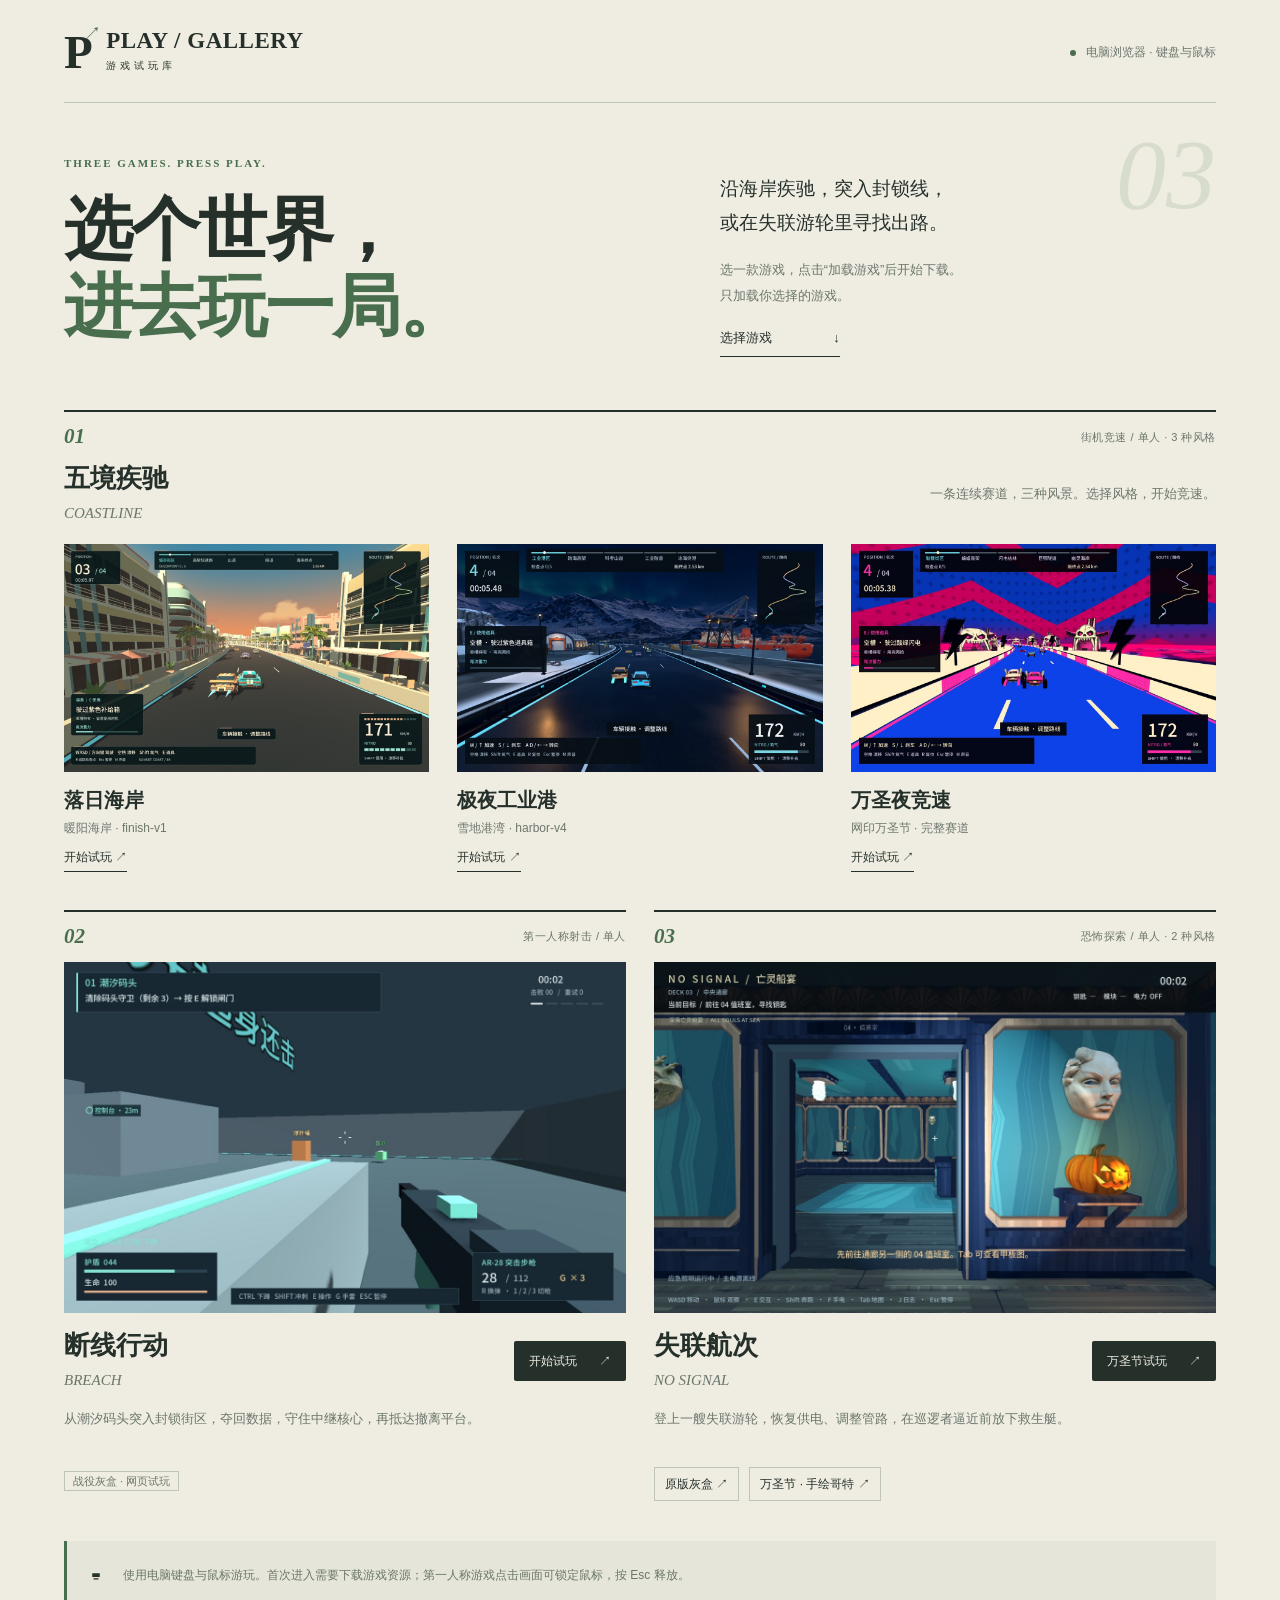
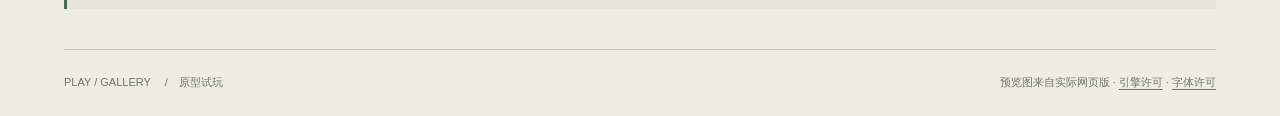
<file: site/index.html>
<!doctype html>
<html lang="zh-CN"><head><meta charset="utf-8"><meta name="viewport" content="width=device-width,initial-scale=1">
<meta name="theme-color" content="#efede2"><meta name="description" content="五境疾驰、断线行动与失联航次。选择游戏，在浏览器里直接试玩。">
<title>PLAY / 游戏试玩库</title><link rel="stylesheet" href="gallery.css?v=5eb47080fff4"><link rel="icon" href="sunset/game.icon.png"></head><body>
<main><header class="masthead"><a class="brand" href="./"><b>P<span>↗</span></b><div>PLAY / GALLERY<small>游戏试玩库</small></div></a><span class="desktop-note"><i></i> 电脑浏览器 · 键盘与鼠标</span></header>
<section class="hero"><div><p class="eyebrow">THREE GAMES. PRESS PLAY.</p><h1>选个世界，<br><span>进去玩一局。</span></h1></div><div class="hero-copy"><span class="count">03</span><p>沿海岸疾驰，突入封锁线，<br>或在失联游轮里寻找出路。</p><small>选一款游戏，点击“加载游戏”后开始下载。<br>只加载你选择的游戏。</small><a class="text-link" href="#games">选择游戏 <span>↓</span></a></div></section>
<section id="games" class="games" aria-label="游戏列表">
<article class="game-card racing"><div class="card-meta"><i>01</i><span>街机竞速 / 单人 · 3 种风格</span></div><div class="racing-heading"><div><h2>五境疾驰</h2><em>COASTLINE</em></div><p>一条连续赛道，三种风景。选择风格，开始竞速。</p></div>
<div class="style-grid">
<a class="style" href="play.html?game=sunset"><img src="images/sunset.jpg" alt="落日海岸浏览器实机画面" width="1280" height="800"><div><h3>落日海岸</h3><span>暖阳海岸 · finish-v1</span><b>开始试玩 ↗</b></div></a>
<a class="style" href="play.html?game=polar"><img src="images/polar.jpg" alt="极夜工业港浏览器实机画面" width="1280" height="800"><div><h3>极夜工业港</h3><span>雪地港湾 · harbor-v4</span><b>开始试玩 ↗</b></div></a>
<a class="style" href="play.html?game=halloween-racing"><img src="images/halloween-racing.jpg" alt="万圣夜竞速浏览器实机画面" width="1280" height="800"><div><h3>万圣夜竞速</h3><span>网印万圣节 · 完整赛道</span><b>开始试玩 ↗</b></div></a>
</div></article><article class="game-card"><div class="card-meta"><i>02</i><span>第一人称射击 / 单人</span></div>
<a class="image-link" href="play.html?game=breach" aria-label="试玩断线行动"><img src="images/breach.jpg" alt="断线行动浏览器实机画面" width="1280" height="800" loading="lazy"></a>
<div class="card-heading"><div><h2><a href="play.html?game=breach">断线行动</a></h2><em>BREACH</em></div><a class="button" href="play.html?game=breach">开始试玩 <span>↗</span></a></div>
<p>从潮汐码头突入封锁街区，夺回数据，守住中继核心，再抵达撤离平台。</p><span class="tag">战役灰盒 · 网页试玩</span></article><article class="game-card"><div class="card-meta"><i>03</i><span>恐怖探索 / 单人 · 2 种风格</span></div>
<a class="image-link" href="play.html?game=no-signal-halloween" aria-label="试玩失联航次万圣节版"><img src="images/no-signal-halloween.jpg" alt="失联航次万圣节手绘哥特版浏览器实机画面" width="1280" height="800" loading="lazy"></a>
<div class="card-heading"><div><h2>失联航次</h2><em>NO SIGNAL</em></div><a class="button" href="play.html?game=no-signal-halloween">万圣节试玩 <span>↗</span></a></div>
<p>登上一艘失联游轮，恢复供电、调整管路，在巡逻者逼近前放下救生艇。</p><div class="variant-links"><a href="play.html?game=no-signal">原版灰盒 ↗</a><a href="play.html?game=no-signal-halloween">万圣节 · 手绘哥特 ↗</a></div></article>
</section><aside class="notice"><span>⌨</span><p>使用电脑键盘与鼠标游玩。首次进入需要下载游戏资源；第一人称游戏点击画面可锁定鼠标，按 Esc 释放。</p></aside>
<footer><span>PLAY / GALLERY　 /　原型试玩</span><span>预览图来自实际网页版 · <a href="licenses/Godot-LICENSE.txt">引擎许可</a> · <a href="licenses/NotoSansSC-OFL.txt">字体许可</a></span></footer>
</main></body></html>
</file>
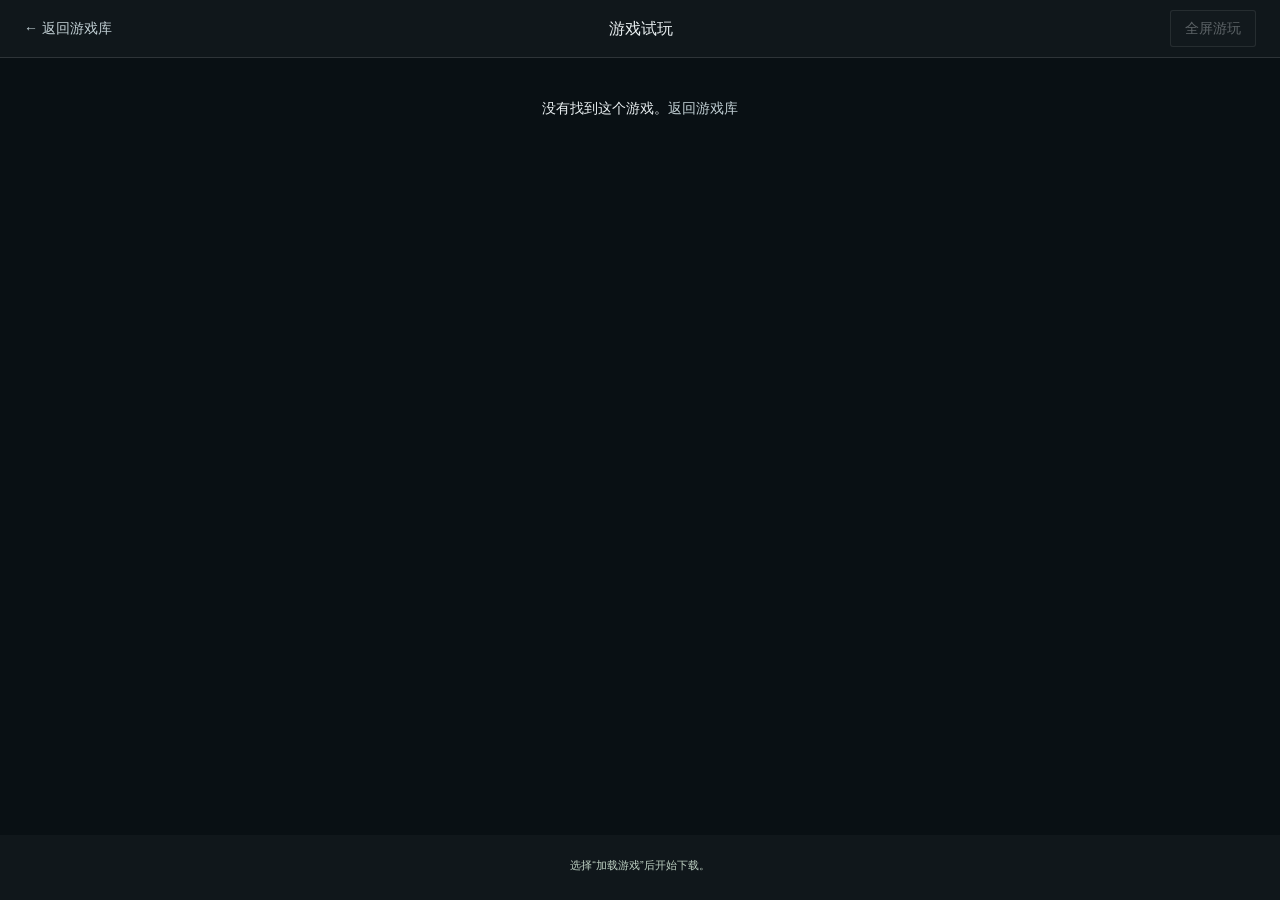
<file: site/play.html>
<!doctype html>
<html lang="zh-CN"><head><meta charset="utf-8"><meta name="viewport" content="width=device-width,initial-scale=1"><meta name="theme-color" content="#10171b"><title>开始试玩 · 游戏试玩库</title><link rel="icon" href="sunset/game.icon.png">
<style>*{box-sizing:border-box}body{margin:0;background:#10171b;color:#eaf0f2;font:14px/1.5 "PingFang SC","Microsoft YaHei",sans-serif}header{height:58px;border-bottom:1px solid #ffffff20;display:flex;align-items:center;justify-content:space-between;gap:15px;padding:0 24px}a{color:#c2d0d5;text-decoration:none}h1{font-size:16px;font-weight:500;margin:0}button{font:inherit;color:#eaf0f2;background:#ffffff08;border:1px solid #ffffff40;border-radius:3px;padding:7px 14px;cursor:pointer}button:disabled{opacity:.35;cursor:default}button:focus-visible,a:focus-visible{outline:3px solid #a4d8b2;outline-offset:4px}#play{height:calc(100dvh - 123px);min-height:350px;position:relative;background:#091014}iframe{display:block;width:100%;height:100%;border:0}#play:fullscreen{height:100dvh;min-height:0}#cover{position:absolute;inset:0;overflow:hidden;display:grid;place-items:center;padding:24px;text-align:center}#poster{position:absolute;inset:0;width:100%;height:100%;object-fit:cover;opacity:.3;filter:blur(3px)}.intro{position:relative;z-index:1;max-width:580px;padding:30px;background:#0d171ddd;border:1px solid #ffffff25;border-radius:8px}.eyebrow{letter-spacing:3px;font-size:11px;color:#adc3b1}.intro h2{font-size:36px;line-height:1.3;margin:10px 0 16px}.intro p{font-size:14px;color:#bfccd1}.intro small{display:block;font-size:12px;color:#a5b4bb;margin-top:12px}#load{background:#abcdb3;color:#11221a;border:0;padding:13px 34px;font-weight:600;margin-top:10px}.info{height:65px;padding:8px 22px;text-align:center;font-size:11px;color:#9cabb3;display:flex;flex-direction:column;justify-content:center;gap:4px}.info p{margin:0}#status{color:#bed1c3}#missing{display:none;padding:40px;text-align:center}@media(max-width:700px){header{padding:0 12px;font-size:12px}h1{font-size:13px}#play{height:calc(100dvh - 148px);min-height:300px}.info{height:90px;font-size:10px;padding:8px 12px}.intro{padding:24px 18px}.intro h2{font-size:29px}.intro p{font-size:12px}}</style>
</head><body><header><a href="./">← 返回游戏库</a><h1 id="title">游戏试玩</h1><button id="fullscreen" disabled>全屏游玩</button></header>
<main id="play"><section id="cover"><img id="poster" alt=""><div class="intro"><div id="genre" class="eyebrow"></div><h2 id="name"></h2><p id="description"></p><button id="load">加载游戏</button><small id="download"></small><small>需要电脑键盘与鼠标。</small></div></section><div id="missing">没有找到这个游戏。<a href="./">返回游戏库</a></div></main>
<footer class="info"><p id="status">选择“加载游戏”后开始下载。</p><p id="controls"></p></footer><script src="catalog.js?v=e41052e837ba"></script><script src="player.js?v=26bd6fefeef4"></script></body></html>
</file>
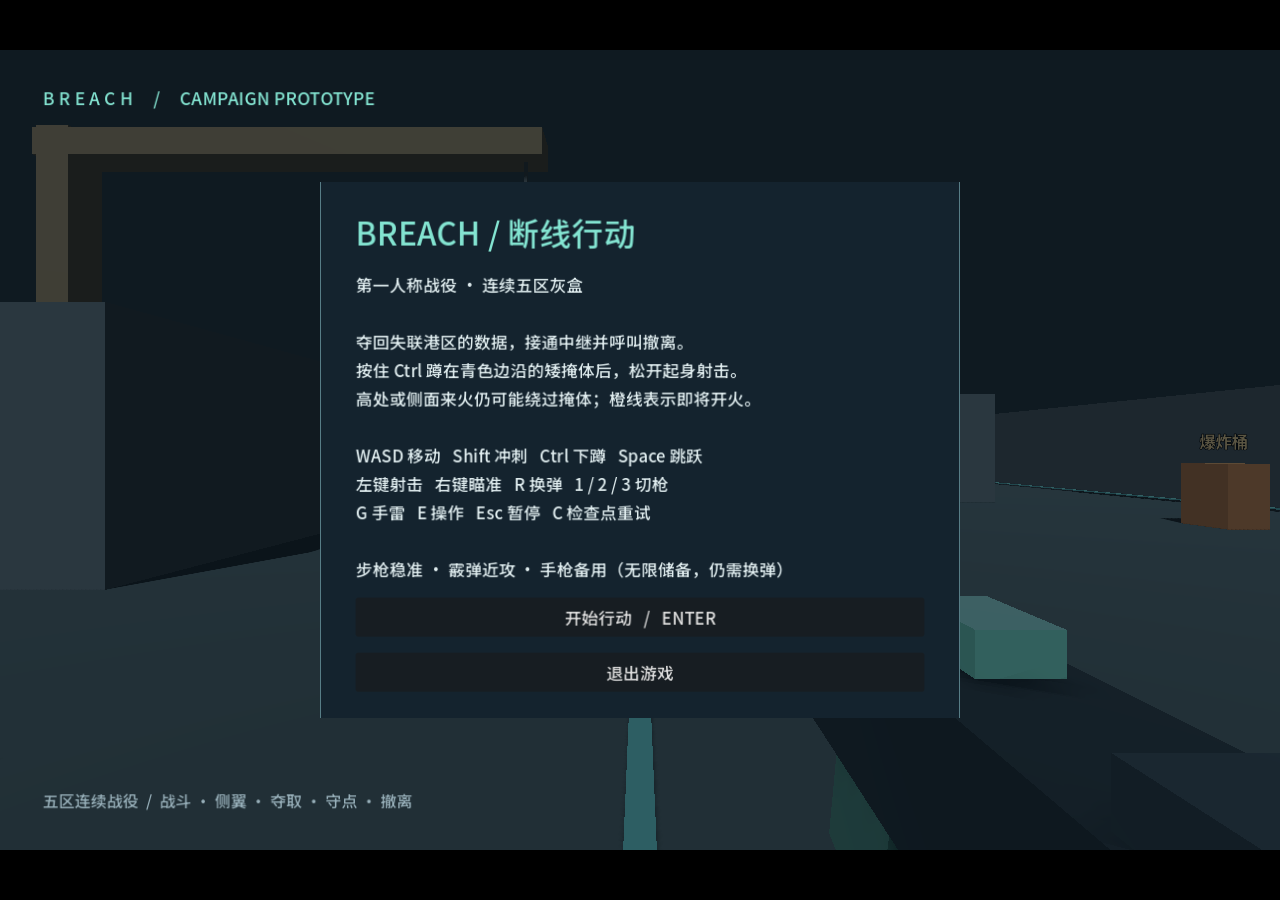
<file: site/breach/game.html>
<!DOCTYPE html>
<html lang="zh-CN">
	<head>
		<meta charset="utf-8">
		<meta name="viewport" content="width=device-width, user-scalable=no, initial-scale=1.0">
		<title>BREACH · 断线行动</title>
		<style>
html, body, #canvas {
	margin: 0;
	padding: 0;
	border: 0;
}

body {
	color: white;
	background-color: black;
	overflow: hidden;
	touch-action: none;
}

#canvas {
	display: block;
}

#canvas:focus {
	outline: none;
}

#status, #status-splash, #status-progress {
	position: absolute;
	left: 0;
	right: 0;
}

#status, #status-splash {
	top: 0;
	bottom: 0;
}

#status {
	background-color: #242424;
	display: flex;
	flex-direction: column;
	justify-content: center;
	align-items: center;
	visibility: hidden;
}

#status-splash {
	max-height: 100%;
	max-width: 100%;
	margin: auto;
}

#status-splash.show-image--false {
	display: none;
}

#status-splash.fullsize--true {
	height: 100%;
	width: 100%;
	object-fit: contain;
}

#status-splash.use-filter--false {
	image-rendering: pixelated;
}

#status-progress, #status-notice {
	display: none;
}

#status-progress {
	bottom: 10%;
	width: 50%;
	margin: 0 auto;
}

#status-notice {
	background-color: #5b3943;
	border-radius: 0.5rem;
	border: 1px solid #9b3943;
	color: #e0e0e0;
	font-family: 'Noto Sans', 'Droid Sans', Arial, sans-serif;
	line-height: 1.3;
	margin: 0 2rem;
	overflow: hidden;
	padding: 1rem;
	text-align: center;
	z-index: 1;
}
		</style>
		<link id="-gd-engine-icon" rel="icon" type="image/png" href="game.icon.png" />
<link rel="apple-touch-icon" href="game.apple-touch-icon.png"/>

	</head>
	<body>
		<canvas id="canvas">
			Your browser does not support the canvas tag.
		</canvas>

		<noscript>
			Your browser does not support JavaScript.
		</noscript>

		<div id="status"><p style="position:absolute;bottom:18%;width:100%;text-align:center;color:#d3dbe2;font:15px sans-serif;z-index:2">正在加载断线行动… 首次进入请稍候</p>
			<img id="status-splash" class="show-image--true fullsize--true use-filter--true" src="game.png" alt="">
			<progress id="status-progress"></progress>
			<div id="status-notice"></div>
		</div>

		<script src="game.js"></script>
		<script>
const GODOT_CONFIG = {"args":[],"canvasResizePolicy":2,"emscriptenPoolSize":8,"ensureCrossOriginIsolationHeaders":false,"executable":"game","experimentalVK":false,"fileSizes":{"game.pck":13354684,"game.wasm":39514754},"focusCanvas":true,"gdextensionLibs":[],"godotPoolSize":4};
const GODOT_THREADS_ENABLED = false;
const engine = new Engine(GODOT_CONFIG);

(function () {
	const statusOverlay = document.getElementById('status');
	const statusProgress = document.getElementById('status-progress');
	const statusNotice = document.getElementById('status-notice');

	let initializing = true;
	let statusMode = '';

	function setStatusMode(mode) {
		if (statusMode === mode || !initializing) {
			return;
		}
		if (mode === 'hidden') {
			statusOverlay.remove();
			window.parent.postMessage({type:"game-ready", game:"breach"}, window.location.origin);
			initializing = false;
			return;
		}
		statusOverlay.style.visibility = 'visible';
		statusProgress.style.display = mode === 'progress' ? 'block' : 'none';
		statusNotice.style.display = mode === 'notice' ? 'block' : 'none';
		statusMode = mode;
	}

	function setStatusNotice(text) {
		while (statusNotice.lastChild) {
			statusNotice.removeChild(statusNotice.lastChild);
		}
		const lines = text.split('\n');
		lines.forEach((line) => {
			statusNotice.appendChild(document.createTextNode(line));
			statusNotice.appendChild(document.createElement('br'));
		});
	}

	function displayFailureNotice(err) {
		console.error(err);
		if (err instanceof Error) {
			setStatusNotice(err.message);
		} else if (typeof err === 'string') {
			setStatusNotice(err);
		} else {
			setStatusNotice('An unknown error occurred.');
		}
		setStatusMode('notice');
		initializing = false;
	}

	const missing = Engine.getMissingFeatures({
		threads: GODOT_THREADS_ENABLED,
	});

	if (missing.length !== 0) {
		if (GODOT_CONFIG['serviceWorker'] && GODOT_CONFIG['ensureCrossOriginIsolationHeaders'] && 'serviceWorker' in navigator) {
			let serviceWorkerRegistrationPromise;
			try {
				serviceWorkerRegistrationPromise = navigator.serviceWorker.getRegistration();
			} catch (err) {
				serviceWorkerRegistrationPromise = Promise.reject(new Error('Service worker registration failed.'));
			}
			// There's a chance that installing the service worker would fix the issue
			Promise.race([
				serviceWorkerRegistrationPromise.then((registration) => {
					if (registration != null) {
						return Promise.reject(new Error('Service worker already exists.'));
					}
					return registration;
				}).then(() => engine.installServiceWorker()),
				// For some reason, `getRegistration()` can stall
				new Promise((resolve) => {
					setTimeout(() => resolve(), 2000);
				}),
			]).then(() => {
				// Reload if there was no error.
				window.location.reload();
			}).catch((err) => {
				console.error('Error while registering service worker:', err);
			});
		} else {
			// Display the message as usual
			const missingMsg = 'Error\nThe following features required to run Godot projects on the Web are missing:\n';
			displayFailureNotice(missingMsg + missing.join('\n'));
		}
	} else {
		setStatusMode('progress');
		engine.startGame({
			'onProgress': function (current, total) {
				if (current > 0 && total > 0) {
					statusProgress.value = current;
					statusProgress.max = total;
				} else {
					statusProgress.removeAttribute('value');
					statusProgress.removeAttribute('max');
				}
			},
		}).then(() => {
			setStatusMode('hidden');
		}, displayFailureNotice);
	}
}());
		</script>
	</body>
</html>
</file>
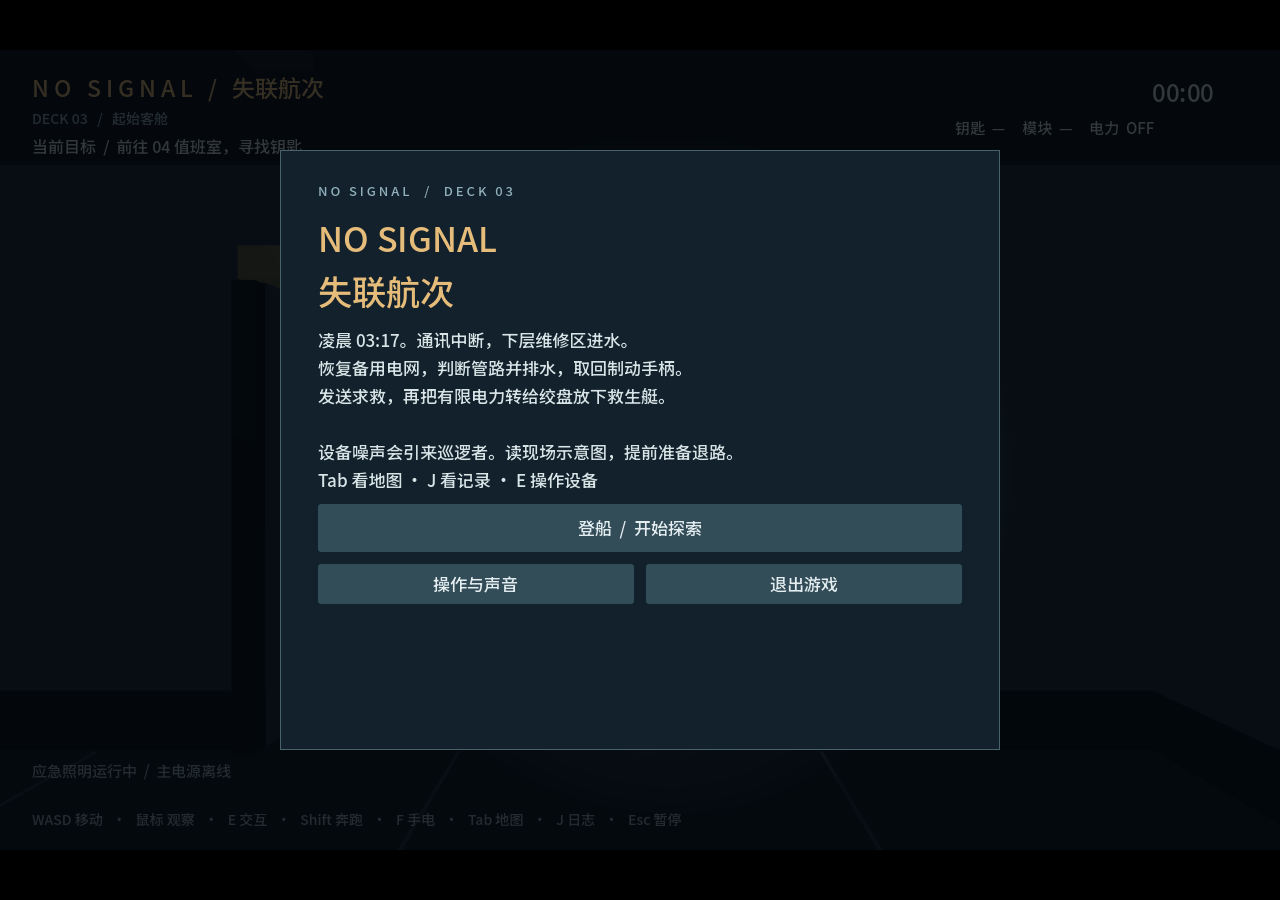
<file: site/no-signal/game.html>
<!DOCTYPE html>
<html lang="zh-CN">
	<head>
		<meta charset="utf-8">
		<meta name="viewport" content="width=device-width, user-scalable=no, initial-scale=1.0">
		<title>NO SIGNAL · 失联航次</title>
		<style>
html, body, #canvas {
	margin: 0;
	padding: 0;
	border: 0;
}

body {
	color: white;
	background-color: black;
	overflow: hidden;
	touch-action: none;
}

#canvas {
	display: block;
}

#canvas:focus {
	outline: none;
}

#status, #status-splash, #status-progress {
	position: absolute;
	left: 0;
	right: 0;
}

#status, #status-splash {
	top: 0;
	bottom: 0;
}

#status {
	background-color: #242424;
	display: flex;
	flex-direction: column;
	justify-content: center;
	align-items: center;
	visibility: hidden;
}

#status-splash {
	max-height: 100%;
	max-width: 100%;
	margin: auto;
}

#status-splash.show-image--false {
	display: none;
}

#status-splash.fullsize--true {
	height: 100%;
	width: 100%;
	object-fit: contain;
}

#status-splash.use-filter--false {
	image-rendering: pixelated;
}

#status-progress, #status-notice {
	display: none;
}

#status-progress {
	bottom: 10%;
	width: 50%;
	margin: 0 auto;
}

#status-notice {
	background-color: #5b3943;
	border-radius: 0.5rem;
	border: 1px solid #9b3943;
	color: #e0e0e0;
	font-family: 'Noto Sans', 'Droid Sans', Arial, sans-serif;
	line-height: 1.3;
	margin: 0 2rem;
	overflow: hidden;
	padding: 1rem;
	text-align: center;
	z-index: 1;
}
		</style>
		<link id="-gd-engine-icon" rel="icon" type="image/png" href="game.icon.png" />
<link rel="apple-touch-icon" href="game.apple-touch-icon.png"/>

	</head>
	<body>
		<canvas id="canvas">
			Your browser does not support the canvas tag.
		</canvas>

		<noscript>
			Your browser does not support JavaScript.
		</noscript>

		<div id="status"><p style="position:absolute;bottom:18%;width:100%;text-align:center;color:#d3dbe2;font:15px sans-serif;z-index:2">正在加载失联航次… 首次进入请稍候</p>
			<img id="status-splash" class="show-image--true fullsize--true use-filter--true" src="game.png" alt="">
			<progress id="status-progress"></progress>
			<div id="status-notice"></div>
		</div>

		<script src="game.js"></script>
		<script>
const GODOT_CONFIG = {"args":[],"canvasResizePolicy":2,"emscriptenPoolSize":8,"ensureCrossOriginIsolationHeaders":false,"executable":"game","experimentalVK":false,"fileSizes":{"game.pck":13605216,"game.wasm":39514754},"focusCanvas":true,"gdextensionLibs":[],"godotPoolSize":4};
const GODOT_THREADS_ENABLED = false;
const engine = new Engine(GODOT_CONFIG);

(function () {
	const statusOverlay = document.getElementById('status');
	const statusProgress = document.getElementById('status-progress');
	const statusNotice = document.getElementById('status-notice');

	let initializing = true;
	let statusMode = '';

	function setStatusMode(mode) {
		if (statusMode === mode || !initializing) {
			return;
		}
		if (mode === 'hidden') {
			statusOverlay.remove();
			window.parent.postMessage({type:"game-ready", game:"no-signal"}, window.location.origin);
			initializing = false;
			return;
		}
		statusOverlay.style.visibility = 'visible';
		statusProgress.style.display = mode === 'progress' ? 'block' : 'none';
		statusNotice.style.display = mode === 'notice' ? 'block' : 'none';
		statusMode = mode;
	}

	function setStatusNotice(text) {
		while (statusNotice.lastChild) {
			statusNotice.removeChild(statusNotice.lastChild);
		}
		const lines = text.split('\n');
		lines.forEach((line) => {
			statusNotice.appendChild(document.createTextNode(line));
			statusNotice.appendChild(document.createElement('br'));
		});
	}

	function displayFailureNotice(err) {
		console.error(err);
		if (err instanceof Error) {
			setStatusNotice(err.message);
		} else if (typeof err === 'string') {
			setStatusNotice(err);
		} else {
			setStatusNotice('An unknown error occurred.');
		}
		setStatusMode('notice');
		initializing = false;
	}

	const missing = Engine.getMissingFeatures({
		threads: GODOT_THREADS_ENABLED,
	});

	if (missing.length !== 0) {
		if (GODOT_CONFIG['serviceWorker'] && GODOT_CONFIG['ensureCrossOriginIsolationHeaders'] && 'serviceWorker' in navigator) {
			let serviceWorkerRegistrationPromise;
			try {
				serviceWorkerRegistrationPromise = navigator.serviceWorker.getRegistration();
			} catch (err) {
				serviceWorkerRegistrationPromise = Promise.reject(new Error('Service worker registration failed.'));
			}
			// There's a chance that installing the service worker would fix the issue
			Promise.race([
				serviceWorkerRegistrationPromise.then((registration) => {
					if (registration != null) {
						return Promise.reject(new Error('Service worker already exists.'));
					}
					return registration;
				}).then(() => engine.installServiceWorker()),
				// For some reason, `getRegistration()` can stall
				new Promise((resolve) => {
					setTimeout(() => resolve(), 2000);
				}),
			]).then(() => {
				// Reload if there was no error.
				window.location.reload();
			}).catch((err) => {
				console.error('Error while registering service worker:', err);
			});
		} else {
			// Display the message as usual
			const missingMsg = 'Error\nThe following features required to run Godot projects on the Web are missing:\n';
			displayFailureNotice(missingMsg + missing.join('\n'));
		}
	} else {
		setStatusMode('progress');
		engine.startGame({
			'onProgress': function (current, total) {
				if (current > 0 && total > 0) {
					statusProgress.value = current;
					statusProgress.max = total;
				} else {
					statusProgress.removeAttribute('value');
					statusProgress.removeAttribute('max');
				}
			},
		}).then(() => {
			setStatusMode('hidden');
		}, displayFailureNotice);
	}
}());
		</script>
	</body>
</html>
</file>
<file: site/gallery.css>
:root{color-scheme:light;--paper:#efede2;--ink:#25302b;--muted:#6c766c;--accent:#486e4e;--line:#bfc6b8}
*{box-sizing:border-box}html{scroll-behavior:smooth}body{margin:0;background:var(--paper);color:var(--ink);font:15px/1.7 "PingFang SC","Microsoft YaHei",sans-serif}
a{color:inherit;text-decoration:none}button{font:inherit}a:focus-visible,button:focus-visible{outline:3px solid var(--accent);outline-offset:5px}
main{max-width:1400px;margin:auto;padding:28px 64px 24px}.masthead{display:flex;align-items:center;justify-content:space-between;border-bottom:1px solid var(--line);padding-bottom:25px}
.brand{display:flex;align-items:center;gap:13px;font:bold 23px Georgia,serif;letter-spacing:.5px}.brand b{position:relative;font:700 47px Georgia,serif;line-height:1}.brand b span{position:absolute;right:-8px;top:-7px;font:17px sans-serif;color:var(--accent)}.brand small{display:block;font:10px/2.3 "PingFang SC",sans-serif;letter-spacing:4px}.desktop-note{color:var(--muted);font-size:12px}.desktop-note i{display:inline-block;background:var(--accent);width:6px;height:6px;border-radius:50%;margin-right:7px}
.hero{display:grid;grid-template-columns:1.2fr 1fr;gap:60px;padding:54px 0 48px}.eyebrow{font:bold 11px Georgia,serif;letter-spacing:2px;color:var(--accent);margin:0 0 22px}h1{font-size:clamp(42px,5.4vw,76px);line-height:1.12;letter-spacing:-2px;margin:0}h1 span{color:var(--accent)}.hero-copy{position:relative;align-self:end;padding:15px 75px 5px 0}.hero-copy>p{font-size:19px;line-height:1.8;margin:0 0 16px}.hero-copy small{color:var(--muted);font-size:13px}.count{position:absolute;right:0;top:-40px;font:italic 100px Georgia,serif;color:#d8dccd;z-index:-0}.text-link{display:block;width:120px;border-bottom:1px solid var(--ink);margin-top:20px;font-size:13px;padding-bottom:7px}.text-link span{float:right}
.games{display:grid;grid-template-columns:1fr 1fr;gap:38px 28px;scroll-margin-top:25px}.game-card{border-top:2px solid var(--ink);padding-top:12px}.card-meta{display:flex;align-items:center;justify-content:space-between;margin-bottom:13px}.card-meta i{font:bold italic 21px Georgia,serif;color:var(--accent)}.card-meta>span{font-size:11px;letter-spacing:.5px;color:var(--muted)}
.image-link{display:block;overflow:hidden;background:#1a2932}.image-link img,.style img{display:block;width:100%;height:auto;aspect-ratio:1.6;object-fit:cover;transition:filter .2s}.image-link:hover img,.style:hover img{filter:brightness(1.1)}
.card-heading{display:flex;justify-content:space-between;align-items:center;gap:12px;margin-top:16px}h2{font-size:26px;line-height:1.3;margin:0 0 4px}em{font:italic 15px Georgia,serif;color:var(--muted)}.button{display:inline-flex;gap:22px;background:var(--ink);color:var(--paper);padding:10px 15px;font-size:12px;border-radius:2px;white-space:nowrap}.button:hover{background:var(--accent)}.game-card>p{font-size:13px;color:var(--muted);margin:15px 0;min-height:44px}.tag{font-size:11px;border:1px solid var(--line);padding:3px 8px;color:var(--muted)}
.racing{grid-column:1/-1}.racing-heading{display:flex;justify-content:space-between;align-items:center;gap:20px;margin:0 0 18px}.racing-heading p{color:var(--muted);font-size:13px}.style-grid{display:grid;grid-template-columns:1fr 1fr;gap:28px}.style{display:block}.style>div{position:relative;padding:14px 0 0}.style h3{font-size:20px;line-height:1.4;margin:0}.style>div>span{font-size:12px;color:var(--muted)}.style b{position:absolute;right:0;top:18px;font-size:12px;font-weight:500;border-bottom:1px solid var(--ink);padding-bottom:4px}
.notice{display:flex;align-items:center;gap:22px;background:#e5e6d9;border-left:3px solid var(--accent);padding:17px 24px;margin:40px 0}.notice>span{font-size:20px}.notice p{font-size:12px;color:var(--muted);margin:0}footer{display:flex;justify-content:space-between;gap:20px;border-top:1px solid var(--line);padding-top:23px;color:var(--muted);font-size:11px}footer a{text-decoration:underline;text-underline-offset:3px}
.racing .style-grid{grid-template-columns:repeat(3,minmax(0,1fr))}.racing .style b{position:static;display:table;margin-top:7px}.variant-links{display:flex;flex-wrap:wrap;gap:10px}.variant-links a{border:1px solid var(--line);padding:6px 10px;font-size:12px}.variant-links a:hover{background:#dfe4d6}
@media(max-width:900px){main{padding:24px 28px}.hero{gap:25px}.hero-copy{padding-right:0}.count{display:none}.hero-copy>p{font-size:16px}.racing-heading p{max-width:250px}.style b{position:static;display:table;margin-top:7px}}
@media(max-width:600px){main{padding:22px 18px}.brand{font-size:18px}.brand b{font-size:39px}.desktop-note{font-size:10px;max-width:90px;text-align:right}.hero{grid-template-columns:1fr;padding:32px 0;gap:20px}.hero-copy{padding:0}.hero-copy>p{font-size:15px}.hero-copy small{font-size:12px}h1{font-size:47px}.eyebrow{margin-bottom:16px}.games,.style-grid{grid-template-columns:1fr;gap:26px}.racing-heading{align-items:start}.racing-heading p{font-size:11px;max-width:175px;margin:0}.style b{position:absolute}.card-heading h2{font-size:24px}.game-card>p{min-height:0}footer{flex-direction:column;gap:8px}.notice{padding:15px;gap:14px}.notice p{font-size:11px}}
@media(prefers-reduced-motion:reduce){html{scroll-behavior:auto}*{transition:none!important}}
@media(max-width:700px){.racing .style-grid{grid-template-columns:1fr}.racing .style b{position:absolute;display:block;margin-top:0}}
</file>
